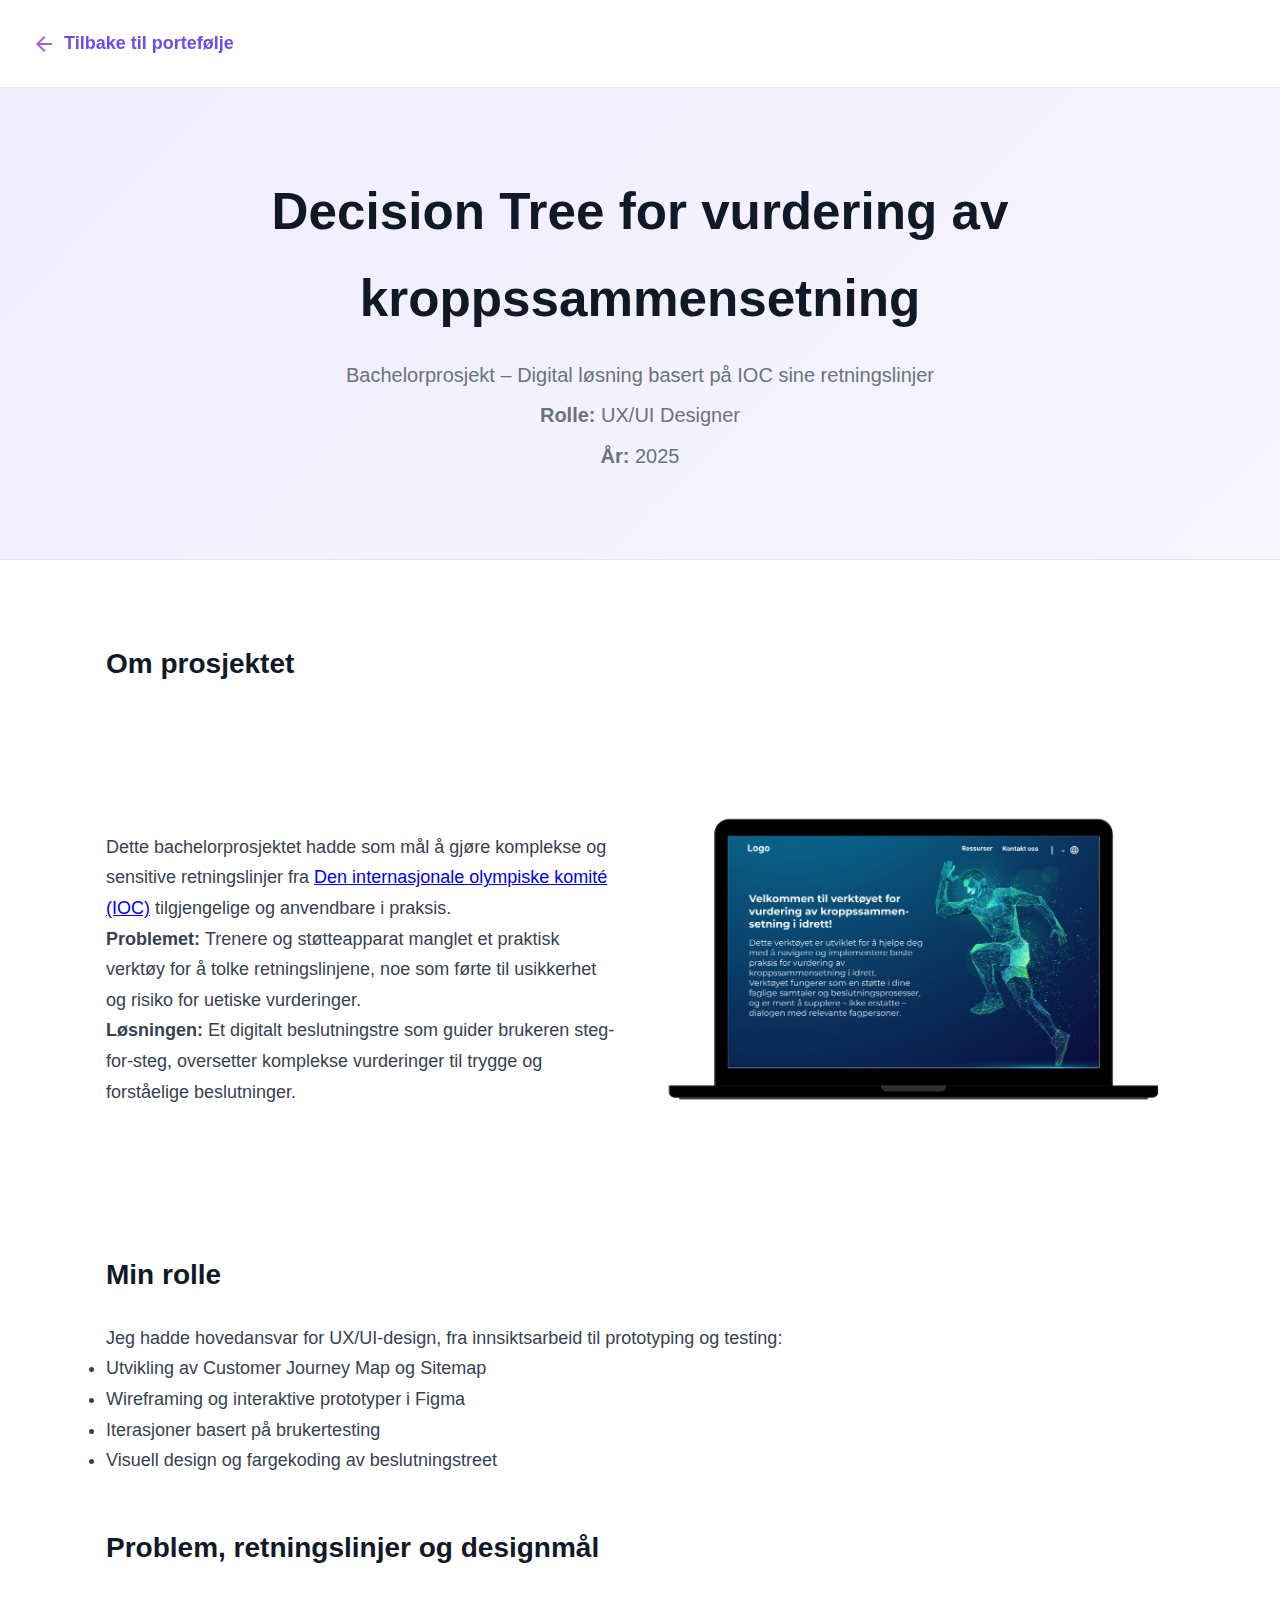
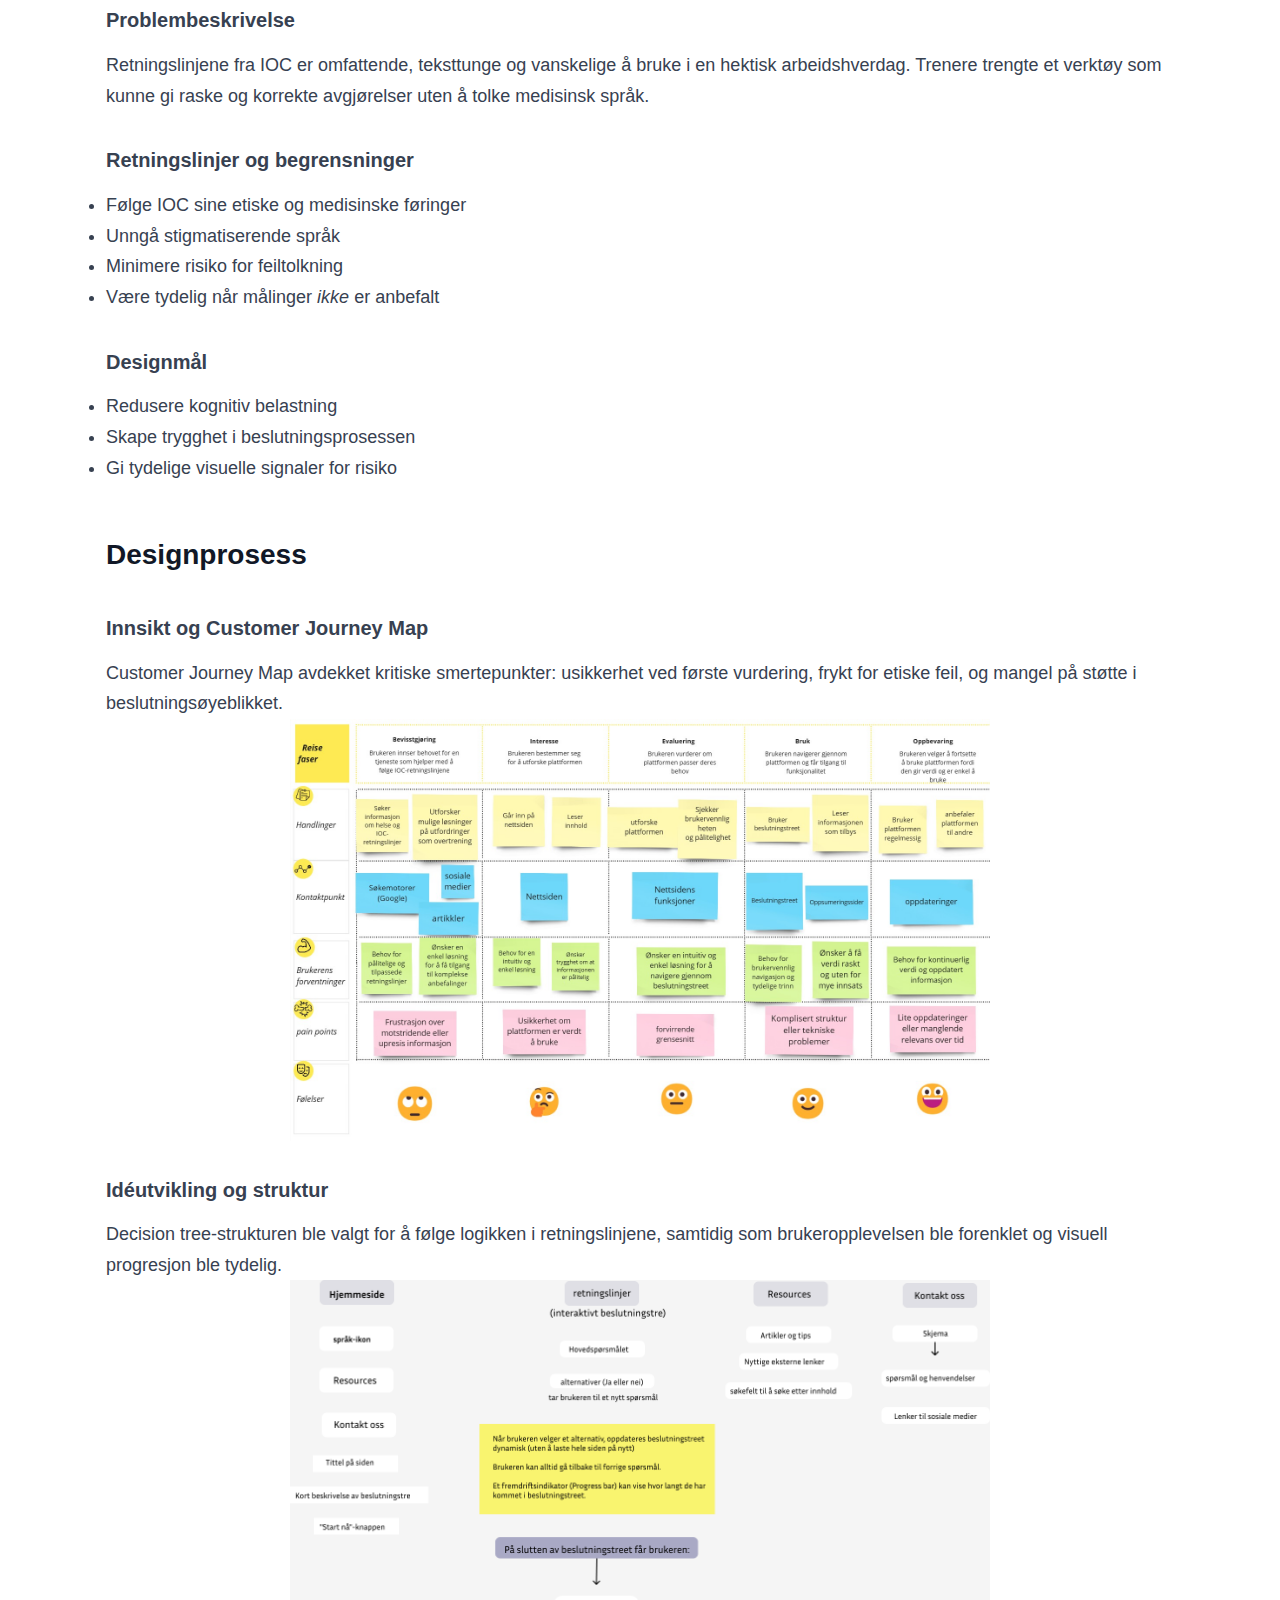
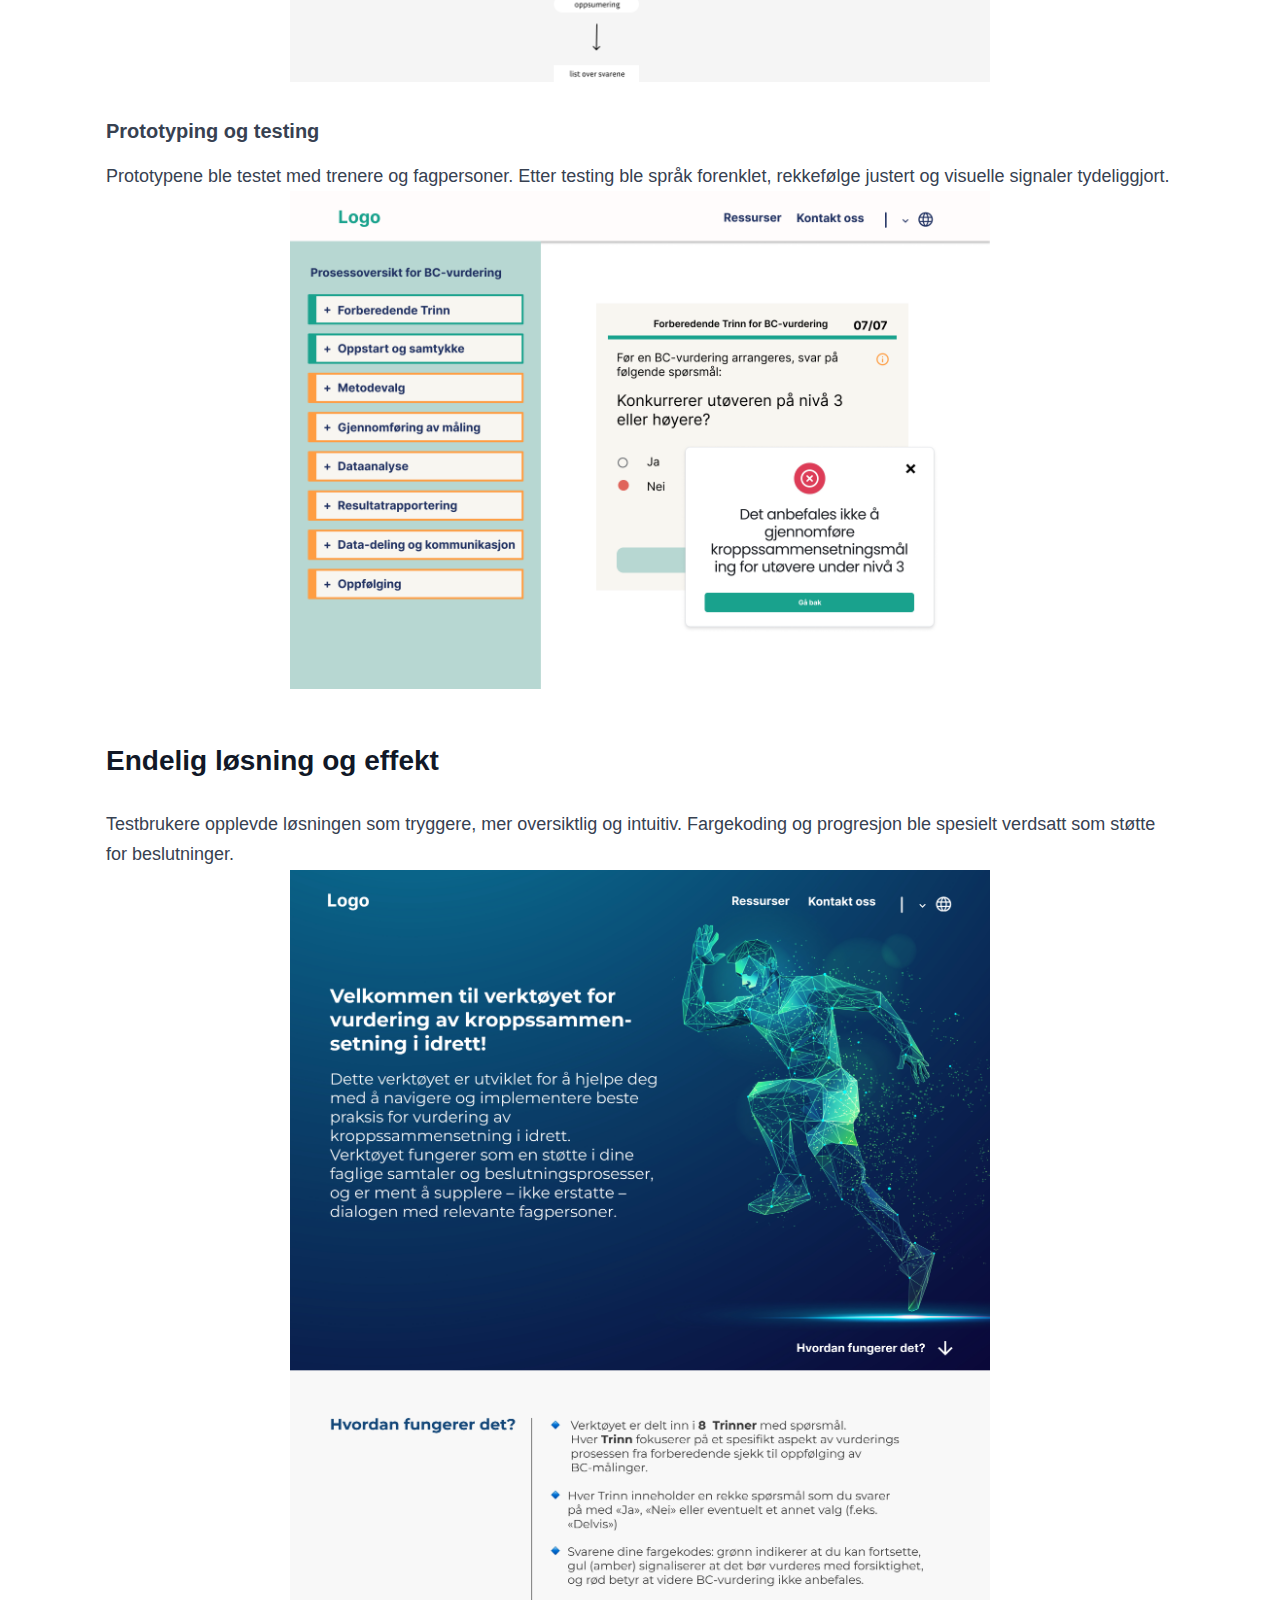
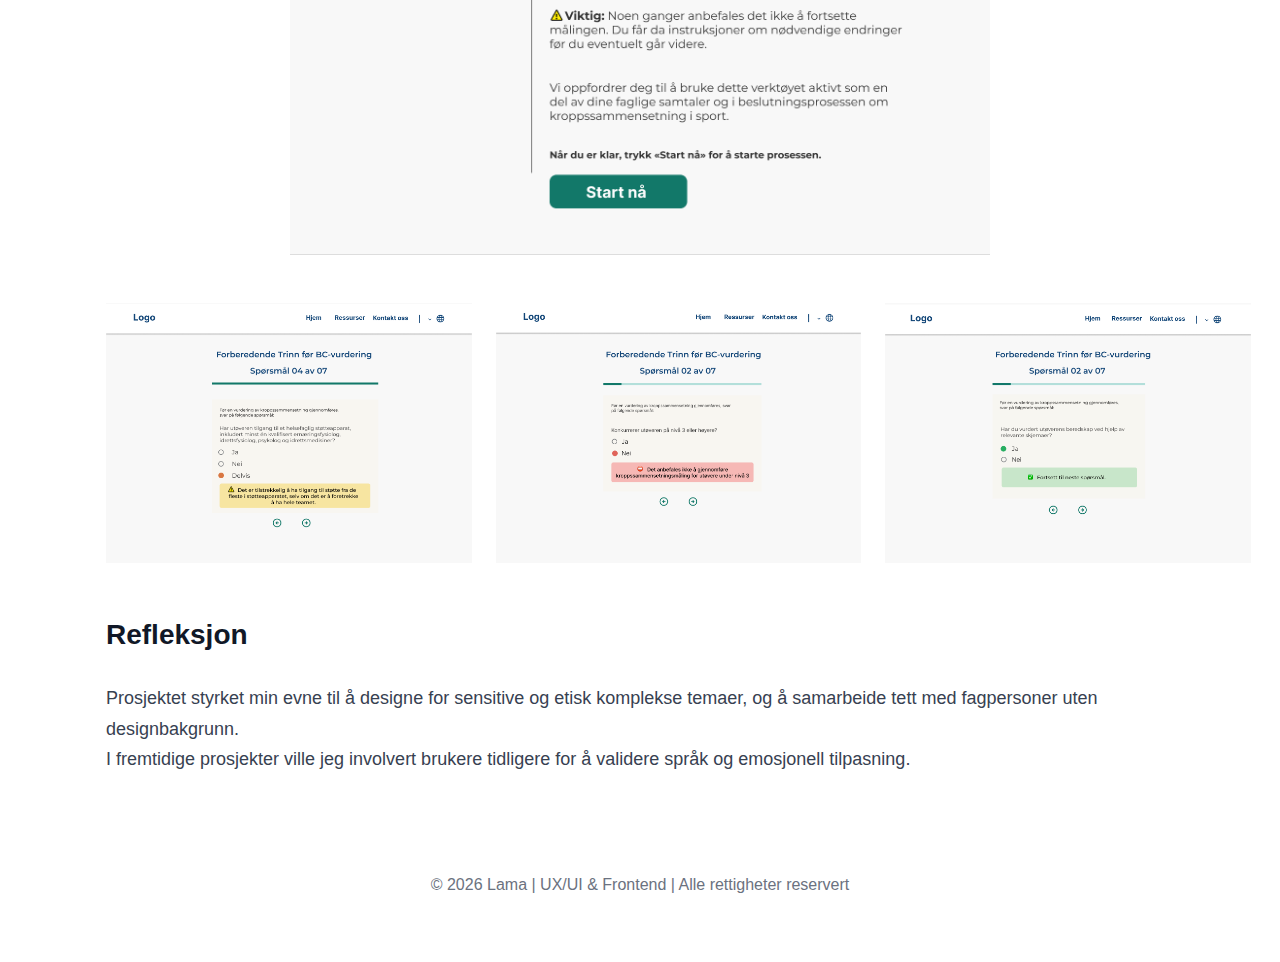
<file: Decision-Tree-App.html>
<!DOCTYPE html>
<html lang="no">
<head>
  <meta charset="UTF-8" />
  <meta name="viewport" content="width=device-width, initial-scale=1.0"/>
  <title>Bachelorprosjekt – Decision Tree</title>
  <meta name="description" content="Bachelorprosjekt: Beslutningstre for vurdering av kroppssammensetning med fokus på UX/UI, etikk og brukervennlighet.">
  <link rel="stylesheet" href="css/projects.css"/>
</head>
<body>

<!-- NAVIGASJON -->
<nav class="navbar">
  <a href="index.html" class="back-home">
    <img src="images/arrow_back_24dp_5F6368_FILL0_wght400_GRAD0_opsz24.svg" alt="Tilbake ikon" class="back-icon">
    Tilbake til portefølje
  </a>
</nav>

<!-- HERO -->
<header class="hero">
  <h1>Decision Tree for vurdering av kroppssammensetning</h1>
  <p>Bachelorprosjekt – Digital løsning basert på IOC sine retningslinjer</p>
  <p><strong>Rolle:</strong> UX/UI Designer</p>
  <p><strong>År:</strong> 2025</p>
</header>

<main class="content" id="case">

<!-- OM PROSJEKTET -->
<section class="intro">
  <h2>Om prosjektet</h2>
  <div class="text-image-row">
    <div class="text-block">
      <p>
        Dette bachelorprosjektet hadde som mål å gjøre komplekse og sensitive retningslinjer fra 
        <a href="https://bjsm.bmj.com/content/bjsports/57/17/1148.full.pdf" target="_blank" rel="noopener noreferrer">
        Den internasjonale olympiske komité (IOC)</a> tilgjengelige og anvendbare i praksis.
      </p>
      <p>
        <strong>Problemet: </strong> Trenere og støtteapparat manglet et praktisk verktøy for å tolke retningslinjene, noe som førte til usikkerhet og risiko for uetiske vurderinger.
      </p>
      <p>
       <strong> Løsningen:</strong> Et digitalt beslutningstre som guider brukeren steg-for-steg, oversetter komplekse vurderinger til trygge og forståelige beslutninger.
      </p>
    </div>

    <div class="image-block">
      <img class="project__img" src="images/pro1.png" alt="Startskjerm for beslutningstreet" />
    </div>
  </div>
</section>

<!-- MIN ROLLE -->
<section>
  <h2>Min rolle</h2>
  <p>Jeg hadde hovedansvar for UX/UI-design, fra innsiktsarbeid til prototyping og testing:</p>
  <ul>
   
    <li>Utvikling av Customer Journey Map og Sitemap</li>
    <li>Wireframing og interaktive prototyper i Figma</li>
    <li>Iterasjoner basert på brukertesting</li>
    <li>Visuell design og fargekoding av beslutningstreet</li>
  </ul>
</section>

<!-- PROBLEM, RETNINGSLINJER OG DESIGNMÅL -->
<section>
  <h2>Problem, retningslinjer og designmål</h2>

  <h3>Problembeskrivelse</h3>
  <p>
    Retningslinjene fra IOC er omfattende, teksttunge og vanskelige å bruke i en hektisk arbeidshverdag. 
    Trenere trengte et verktøy som kunne gi raske og korrekte avgjørelser uten å tolke medisinsk språk.
  </p>

  <h3>Retningslinjer og begrensninger</h3>
  <ul>
    <li>Følge IOC sine etiske og medisinske føringer</li>
    <li>Unngå stigmatiserende språk</li>
    <li>Minimere risiko for feiltolkning</li>
    <li>Være tydelig når målinger <em>ikke</em> er anbefalt</li>
  </ul>

  <h3>Designmål</h3>
  <ul>
    <li>Redusere kognitiv belastning</li>
    <li>Skape trygghet i beslutningsprosessen</li>
    <li>Gi tydelige visuelle signaler for risiko</li>
  </ul>
</section>

<!-- DESIGNPROSESS -->
<section>
  <h2>Designprosess</h2>

  <h3>Innsikt og Customer Journey Map</h3>
  <p>
    Customer Journey Map avdekket kritiske smertepunkter: usikkerhet ved første vurdering, frykt for etiske feil, og mangel på støtte i beslutningsøyeblikket.
  </p>
  <div class="project__img-container">
    <img class="project__img" src="images/CGM.jpg" alt="Customer Journey Map" />
  </div>

  <h3>Idéutvikling og struktur</h3>
  <p>
    Decision tree-strukturen ble valgt for å følge logikken i retningslinjene, samtidig som brukeropplevelsen ble forenklet og visuell progresjon ble tydelig.
  </p>
  <div class="project__img-container">
    <img class="project__img" src="images/Sitemap.png" alt="Sitemap og struktur" />
  </div>

  <h3>Prototyping og testing</h3>
  <p>
    Prototypene ble testet med trenere og fagpersoner. Etter testing ble språk forenklet, rekkefølge justert og visuelle signaler tydeliggjort.
  </p>
  <div class="project__img-container">
    <img class="project__img" src="images/til neste grupp.png" alt="first versjon" />
  </div>
</section>

<!-- END LØSNING OG EFFEKT -->
<section>
  <h2>Endelig løsning og effekt</h2>
  <p>
    Testbrukere opplevde løsningen som tryggere, mer oversiktlig og intuitiv. 
    Fargekoding og progresjon ble spesielt verdsatt som støtte for beslutninger.
  </p>
  <div class="project__img-container">
    <img class="project__img" src="images/side 1- Hjemmeside (1).png" alt="Hjemmeside" />
  </div>

  <div class="image-row-small">
    <img class="project__img" src="images/siste spørsmål i gruppe.png" alt="Siste spørsmål i gruppe" />
    <img class="project__img" src="images/Spørsmåler med nei svar.png" alt="Spørsmål med nei-svar" />
    <img class="project__img" src="images/Spørsmåler trinn-1.jpg" alt="Spørsmål trinn 1" />
  </div>
</section>

<!-- REFLEKSJON -->
<section>
  <h2>Refleksjon</h2>
  <p>
    Prosjektet styrket min evne til å designe for sensitive og etisk komplekse temaer, 
    og å samarbeide tett med fagpersoner uten designbakgrunn.
  </p>
  <p>
    I fremtidige prosjekter ville jeg involvert brukere tidligere for å validere språk og emosjonell tilpasning.
  </p>
</section>


</main>

<!-- FOOTER -->
<footer id="contact">
  <p>© 2026 Lama | UX/UI & Frontend | Alle rettigheter reservert</p>
</footer>

</body>
</html>
</file>
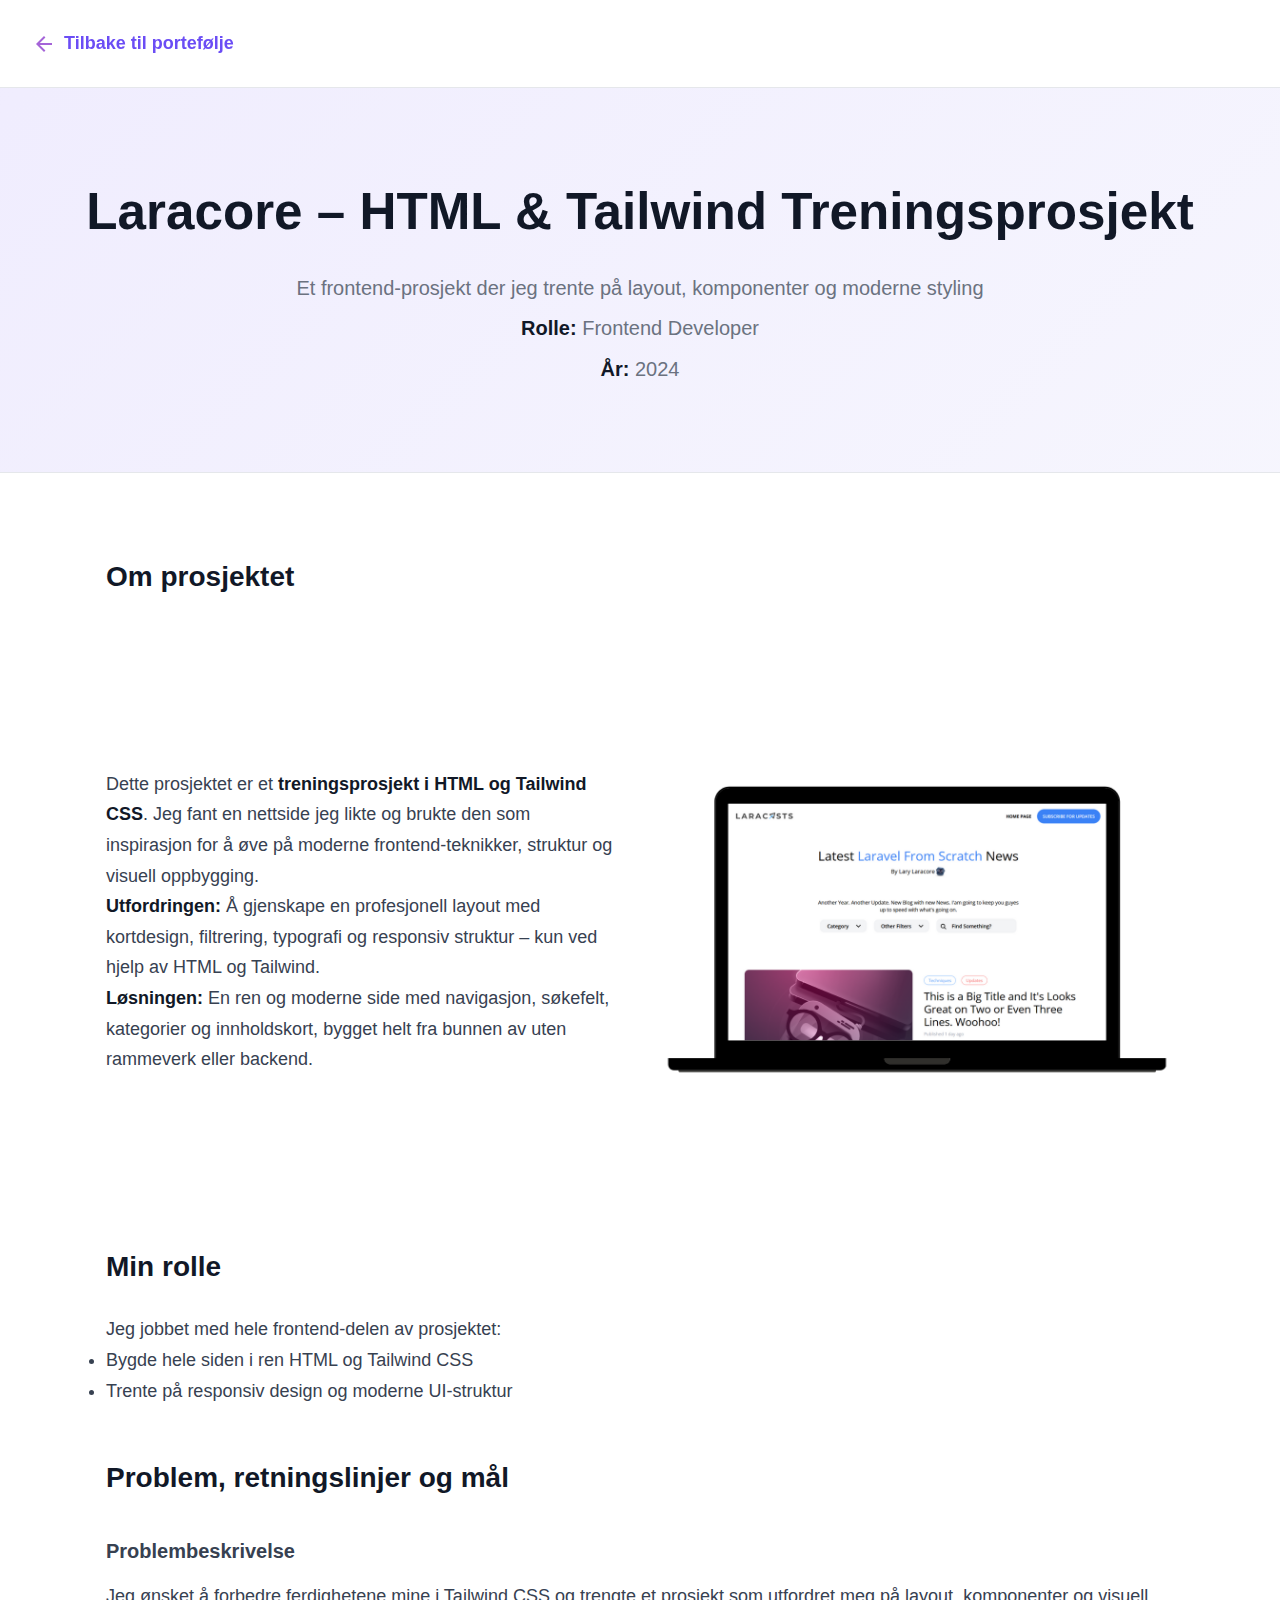
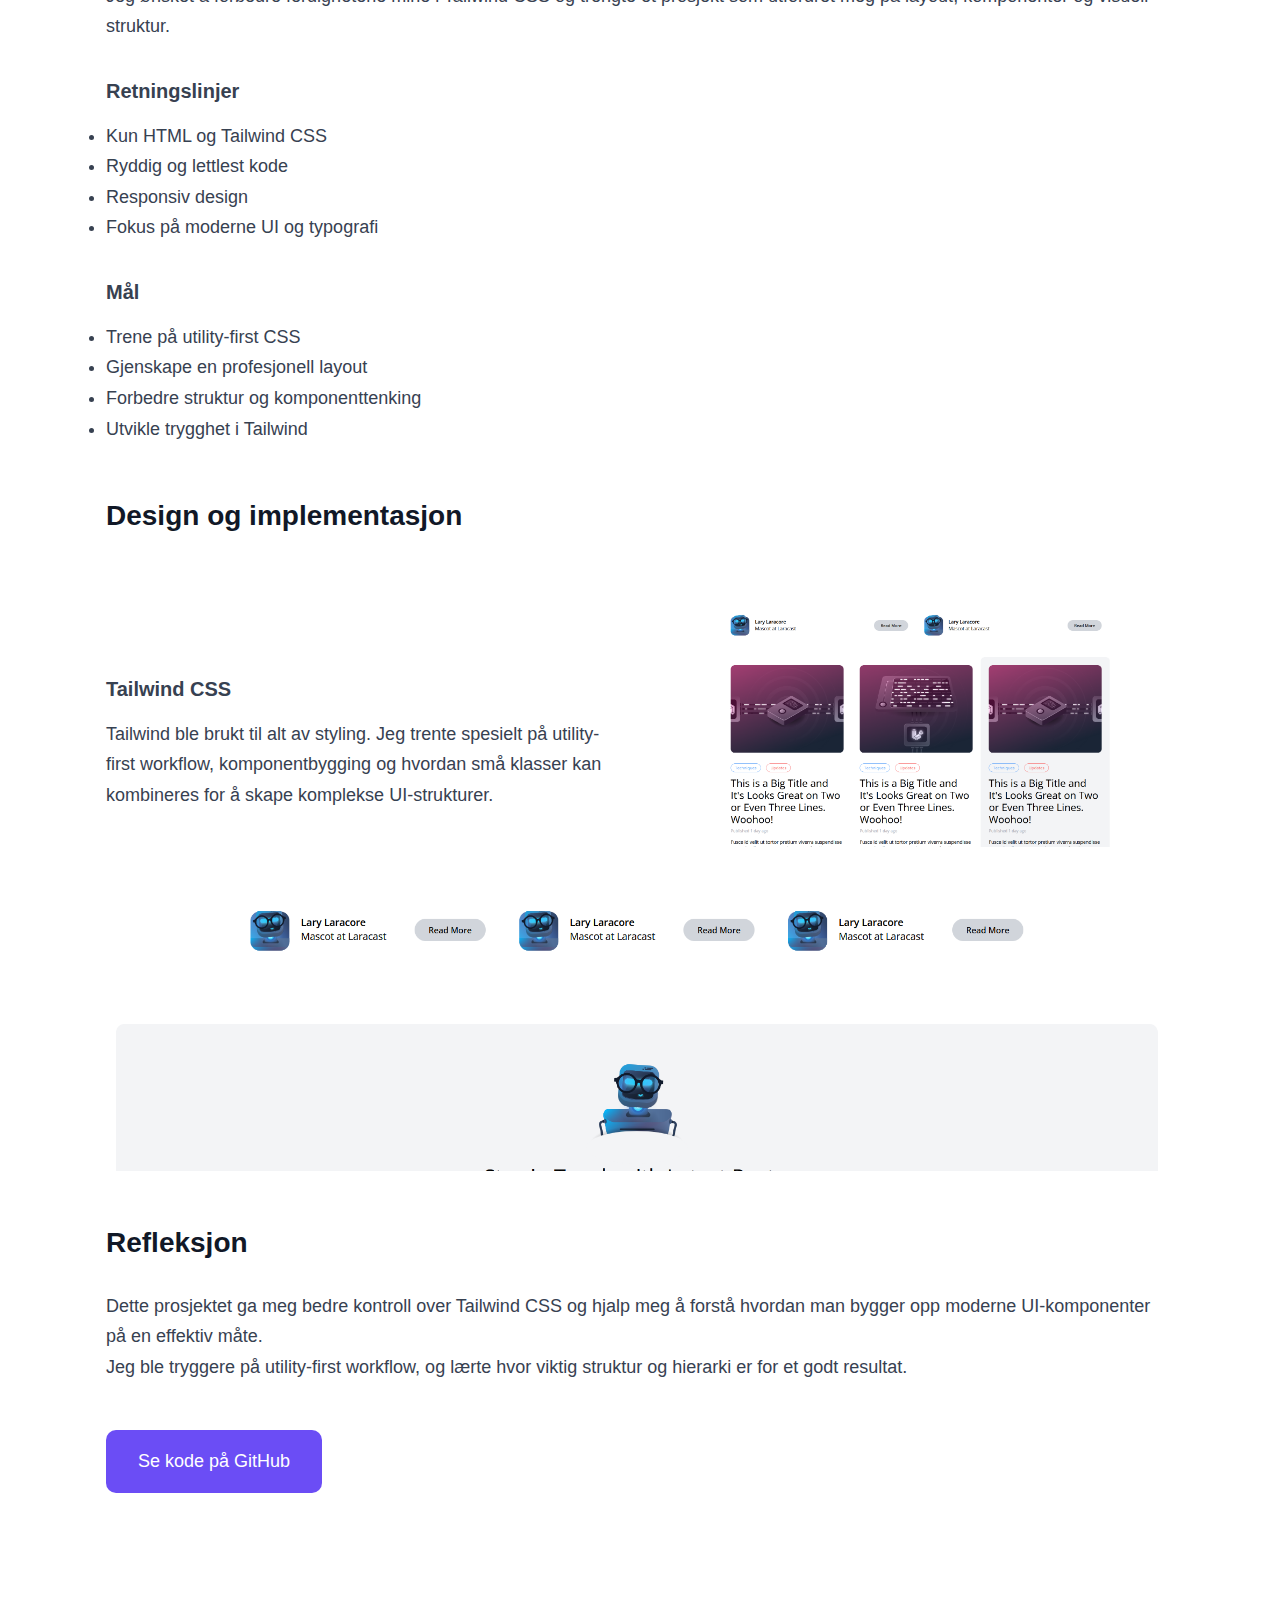
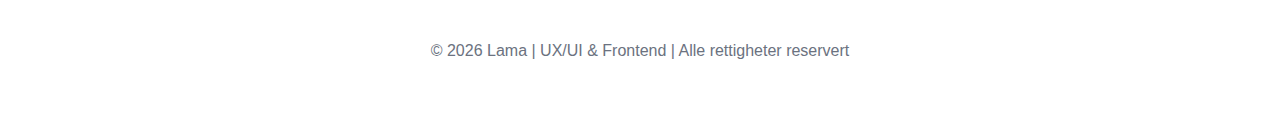
<file: Laracore.html>
<!DOCTYPE html>
<html lang="no">
<head>
  <meta charset="UTF-8" />
  <meta name="viewport" content="width=device-width, initial-scale=1.0"/>
  <title>Laracore – HTML & Tailwind Treningsprosjekt</title>
  <meta name="description" content="Frontend-treningsprosjekt bygget med HTML og Tailwind CSS. Fokus på layout, komponenter og moderne UI.">
  <link rel="stylesheet" href="css/projects.css"/>
</head>

<body>

<!-- NAVIGASJON -->
<nav class="navbar">
  <a href="index.html" class="back-home">
    <img src="images/arrow_back_24dp_5F6368_FILL0_wght400_GRAD0_opsz24.svg" alt="Tilbake ikon" class="back-icon">
    Tilbake til portefølje
  </a>
</nav>

<!-- HERO -->
<header class="hero">
  <h1>Laracore – HTML & Tailwind Treningsprosjekt</h1>
  <p class="hero-sub">Et frontend-prosjekt der jeg trente på layout, komponenter og moderne styling</p>
  <p class="hero-sub"><span class="highlight">Rolle:</span> Frontend Developer</p>
  <p class="hero-sub"><span class="highlight">År:</span> 2024</p>
</header>

<main class="content" id="case">

  <!-- OM PROSJEKTET -->
  <section class="intro">
    <h2>Om prosjektet</h2>

    <div class="text-image-row">
      <div class="text-block">
        <p>
          Dette prosjektet er et <span class="highlight">treningsprosjekt i HTML og Tailwind CSS</span>. 
          Jeg fant en nettside jeg likte og brukte den som inspirasjon for å øve på moderne frontend-teknikker,
          struktur og visuell oppbygging.
        </p>
        <p>
          <span class="highlight">Utfordringen:</span> Å gjenskape en profesjonell layout med kortdesign, filtrering, typografi og
          responsiv struktur – kun ved hjelp av HTML og Tailwind.
        </p>
        <p>
          <span class="highlight">Løsningen:</span> En ren og moderne side med navigasjon, søkefelt, kategorier og innholdskort,
          bygget helt fra bunnen av uten rammeverk eller backend.
        </p>
      </div>

      <div class="image-block">
        <img class="project__img" src="images/Laracore home.png" alt="Laracore forside med nyhetsoversikt" />
      </div>
    </div>
  </section>

  <!-- MIN ROLLE -->
  <section>
    <h2>Min rolle</h2>
    <p>Jeg jobbet med hele frontend-delen av prosjektet:</p>
    <ul>
      <li>Bygde hele siden i ren HTML og Tailwind CSS</li>
      <li>Trente på responsiv design og moderne UI-struktur</li>
    </ul>
  </section>

  <!-- PROBLEM, RETNINGSLINJER OG MÅL -->
  <section>
    <h2>Problem, retningslinjer og mål</h2>

    <h3>Problembeskrivelse</h3>
    <p>
      Jeg ønsket å forbedre ferdighetene mine i Tailwind CSS og trengte et prosjekt som utfordret meg på layout,
      komponenter og visuell struktur.
    </p>

    <h3>Retningslinjer</h3>
    <ul>
      <li>Kun HTML og Tailwind CSS</li>
      <li>Ryddig og lettlest kode</li>
      <li>Responsiv design</li>
      <li>Fokus på moderne UI og typografi</li>
    </ul>

    <h3>Mål</h3>
    <ul>
      <li>Trene på utility-first CSS</li>
      <li>Gjenskape en profesjonell layout</li>
      <li>Forbedre struktur og komponenttenking</li>
      <li>Utvikle trygghet i Tailwind</li>
    </ul>
  </section>

  <!-- DESIGN OG IMPLEMENTASJON -->
  <section>
    <h2>Design og implementasjon</h2>

    

    <!-- Tailwind CSS -->
    <div class="text-image-row">
      <div class="text-block">
        <h3>Tailwind CSS</h3>
        <p>
          Tailwind ble brukt til alt av styling. Jeg trente spesielt på utility-first workflow, komponentbygging
          og hvordan små klasser kan kombineres for å skape komplekse UI-strukturer.
        </p>
      </div>

      <div class="image-block">
        <img class="project__img" src="images/Skjermbilde laracore.png" alt="Laracore – hovedside" />
      </div>
    </div>

    <div class="image-row-small">
      <img class="project__img" src="images/Skjermbilde laracore2.png" alt="Laracore – listevisning av artikler" />
    </div>
  </section>

  <!-- REFLEKSJON -->
  <section>
    <h2>Refleksjon</h2>
    <p>
      Dette prosjektet ga meg bedre kontroll over Tailwind CSS og hjalp meg å forstå hvordan man bygger opp
      moderne UI-komponenter på en effektiv måte.
    </p>
    <p>
      Jeg ble tryggere på utility-first workflow, og lærte hvor viktig struktur og hierarki er for et godt resultat.
    </p>
  </section>

  <!-- CTA -->
  <a class="project__cta" href="https://github.com/Lama10313/Laracore" target="_blank">
    Se kode på GitHub
  </a>

</main>

<!-- FOOTER -->
<footer id="contact">
  <p>© 2026 Lama | UX/UI & Frontend | Alle rettigheter reservert</p>
</footer>

</body>
</html>
</file>
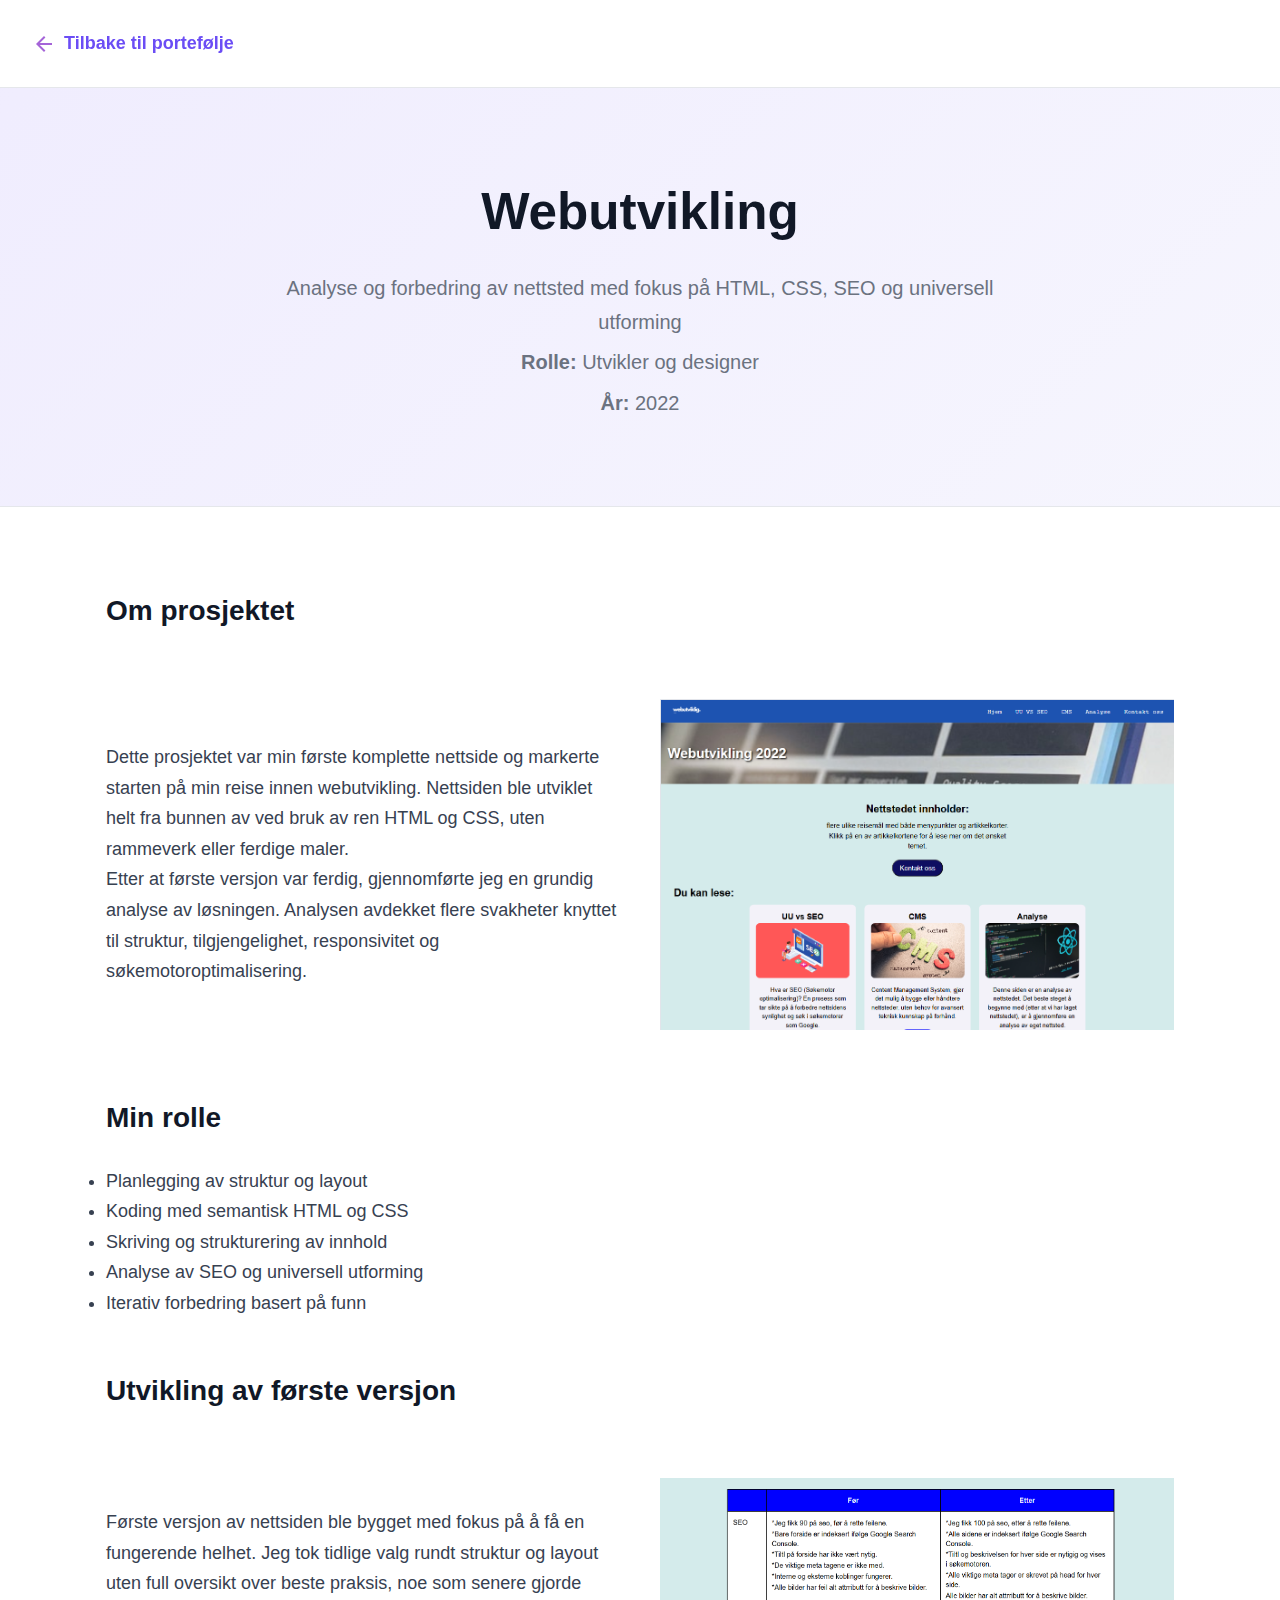
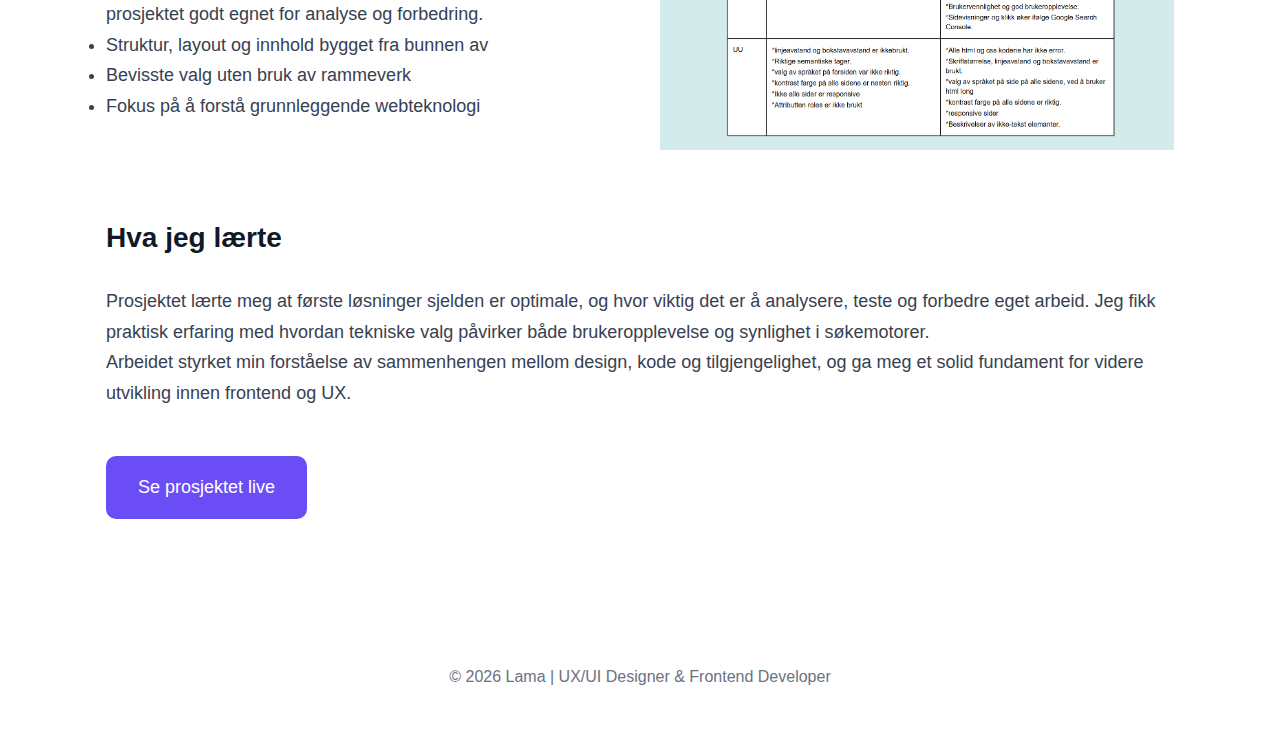
<file: Webutvikling2022.html>
<!DOCTYPE html>
<html lang="no">
<head>
  <meta charset="UTF-8">
  <meta name="viewport" content="width=device-width, initial-scale=1.0">
  <title>Webutvikling – Analyse og forbedring av nettsted</title>
  <meta name="description" content="Analyse og forbedring av mitt første webprosjekt med fokus på HTML, CSS, SEO og universell utforming.">
  <link rel="stylesheet" href="css/projects.css">
</head>

<body>

<!-- NAV -->
<nav class="navbar">
  <a href="index.html" class="back-home">
    <img src="images/arrow_back_24dp_5F6368_FILL0_wght400_GRAD0_opsz24.svg" class="back-icon" alt="">
    Tilbake til portefølje
  </a>
</nav>

<!-- HERO -->
<header class="hero">
  <h1>Webutvikling</h1>
  <p>Analyse og forbedring av nettsted med fokus på HTML, CSS, SEO og universell utforming</p>
  <p><strong>Rolle:</strong> Utvikler og designer</p>
  <p><strong>År:</strong> 2022</p>
</header>

<!-- MAIN -->
<main class="content">

  <!-- OM PROSJEKTET -->
  <section>
    <h2>Om prosjektet</h2>

    <div class="text-image-row">
      <div class="text-block">
        <p>
          Dette prosjektet var min første komplette nettside og markerte starten på min reise innen webutvikling.
          Nettsiden ble utviklet helt fra bunnen av ved bruk av ren HTML og CSS, uten rammeverk eller ferdige maler.
        </p>
        <p>
          Etter at første versjon var ferdig, gjennomførte jeg en grundig analyse av løsningen. Analysen avdekket
          flere svakheter knyttet til struktur, tilgjengelighet, responsivitet og søkemotoroptimalisering.
        </p>
      </div>

      <div class="image-block">
        <img src="images/hjemmeside web.png" alt="Nettside før forbedring" class="project__img">
      </div>
    </div>

    
  </section>

  <!-- MIN ROLLE -->
  <section>
    <h2>Min rolle</h2>
    <ul>
      <li>Planlegging av struktur og layout</li>
      <li>Koding med semantisk HTML og CSS</li>
      <li>Skriving og strukturering av innhold</li>
      <li>Analyse av SEO og universell utforming</li>
      <li>Iterativ forbedring basert på funn</li>
    </ul>
  </section>

  <!-- FØRSTE VERSJON -->
  <section>
    <h2>Utvikling av første versjon</h2>

    <div class="text-image-row">
      <div class="text-block">
        <p>
          Første versjon av nettsiden ble bygget med fokus på å få en fungerende helhet.
          Jeg tok tidlige valg rundt struktur og layout uten full oversikt over beste praksis,
          noe som senere gjorde prosjektet godt egnet for analyse og forbedring.
        </p>
        <ul>
          <li>Struktur, layout og innhold bygget fra bunnen av</li>
          <li>Bevisste valg uten bruk av rammeverk</li>
          <li>Fokus på å forstå grunnleggende webteknologi</li>
        </ul>
      </div>

      <div class="image-block">
        <img src="images/Skjermbilde 2026-01-22 152126.png" alt="Analyse og forbedringer" class="project__img">
      </div>
    </div>
  </section>

  <!-- LÆRING -->
  <section>
    <h2>Hva jeg lærte</h2>
    <p>
      Prosjektet lærte meg at første løsninger sjelden er optimale, og hvor viktig det er
      å analysere, teste og forbedre eget arbeid. Jeg fikk praktisk erfaring med hvordan
      tekniske valg påvirker både brukeropplevelse og synlighet i søkemotorer.
    </p>
    <p>
      Arbeidet styrket min forståelse av sammenhengen mellom design, kode og tilgjengelighet,
      og ga meg et solid fundament for videre utvikling innen frontend og UX.
    </p>
    
  </section>

  <!-- LIVE -->
   <a class="project__cta" href="https://lama10313.github.io/webutviklig2022/" target="_blank">
    Se prosjektet live
  </a>
 

</main>

<!-- FOOTER -->
<footer>
  © 2026 Lama | UX/UI Designer & Frontend Developer
</footer>

</body>
</html>
</file>
<file: css/projects.css>
/* ================= RESET ===================================== */
* {
  margin: 0;
  padding: 0;
  box-sizing: border-box;
}

/* ================= ROOT VARIABLES ===================================== */
:root {
  --primary: #6b4df5;
  --primary-light: rgba(107, 77, 245, 0.12);

  --text-main: #374151;
  --text-muted: #6b7280;
  --title: #111827;

  --bg-main: #ffffff;
  --bg-hero: #f5f5fb;

  --card-border: rgba(0, 0, 0, 0.06);
  --radius: 10px;
  --transition: 0.2s ease;

  /* STØRRE FONTER */
  --fs-xs: 1rem;
  --fs-sm: 1.125rem;
  --fs-md: 1.25rem;
  --fs-lg: 1.75rem;
  --fs-xl: 2.5rem;
  --fs-xxl: 3.2rem;
}

/* ================= GLOBAL ===================================== */
body {
  font-family: "Inter", sans-serif;
  background: var(--bg-main);
  color: var(--text-main);
  line-height: 1.7;
  font-size: var(--fs-sm);
}

.content {
  max-width: 1100px;
  margin: 0 auto;
  padding: 2rem 1rem;
}

/* ================= NAVBAR ========================================== */
.navbar {
  position: fixed;
  top: 0;
  width: 100%;
  height: 88px;
  background: rgba(255,255,255,0.9);
  display: flex;
  align-items: center;
  padding: 0 2rem;
  z-index: 1000;
  border-bottom: 1px solid #e5e7eb;
}

.back-home {
  display: flex;
  align-items: center;
  gap: 0.5rem;
  text-decoration: none;
  color: var(--primary);
  font-weight: 600;
  font-size: var(--fs-sm);
}

.back-icon {
  width: 24px;
  height: 24px;
  filter: invert(32%) sepia(72%) saturate(500%) hue-rotate(230deg) brightness(90%) contrast(90%);
}

/* ================= HERO =============================================================== */
.hero {
  margin-top: 88px;
  padding: 5rem 2rem;
  text-align: center;
  background: linear-gradient(135deg, rgba(107,77,245,0.1), rgba(79,70,229,0.05));
  border-bottom: 1px solid #e5e7eb;
}

.hero h1 {
  font-size: var(--fs-xxl);
  margin-bottom: 1rem;
  color: var(--title);
}

.hero p {
  font-size: var(--fs-md);
  max-width: 70ch;
  margin: 0.4rem auto;
  color: var(--text-muted);
}

/* ================= HEADINGS ===================================== */
h2 {
  font-size: var(--fs-lg);
  margin: 3rem 0 1.5rem;
  color: var(--title);
}

h3 {
  font-size: var(--fs-md);
  margin: 2rem 0 0.8rem;
}

/* ================= HIGHLIGHT ===================================== */
.highlight {
  font-weight: 700;
  color: var(--title);
}

/* ================= TEXT + IMAGE ROW ===================================== */
.text-image-row {
  display: flex;
  align-items: center;
  gap: 2.5rem;
  margin: 4rem 0;
}

.text-block {
  flex: 1;
  font-size: var(--fs-sm);
}

.image-block {
  flex: 1;
  display: flex;
  justify-content: center;
}

.text-image-row img {
  width: 100%;
  max-width: 540px; 
  height: auto;
  object-fit: cover;
}

/* ================= PROJECT IMAGES ===================================== */
.project__img {
  width: 100%;
  max-width: 700px;
  height: auto;
  object-fit: cover;
  display: block;
  margin: 0 auto;
}

/* ================= IMAGE ROW SMALL ===================================== */
.image-row-small {
  display: flex;
  gap: 1.5rem;
  margin: 3rem 0;
}

.image-row-small img {
  flex: 1;
  width: 100%;
  max-width: 100%;
  height: 260px;       
  object-fit: cover;     
  display: block;
}

/* ================= IMAGE ROW SMALL 1 ===================================== */
.image-row-small1 {
  display: flex;
  gap: 1.5rem;
  margin: 3rem 0;
}

.image-row-small1 img {
  flex: 1;
  width: 100%;
  height: 1300px;      /* HØYERE BILDER – juster fritt */
  object-fit: cover;  /* cropper pent */
  display: block;
}





/* ================= CTA ===================================== */
.project__cta {
  display: inline-block;
  margin: 3rem 0;
  padding: 1rem 2rem;
  background: var(--primary);
  color: white;
  text-decoration: none;
  border-radius: var(--radius);
  font-size: var(--fs-sm);
  transition: var(--transition);
}

.project__cta:hover {
  background: #5840d8;
}

/* ================= FOOTER ===================================== */
footer {
  text-align: center;
  padding: 4rem;
  color: var(--text-muted);
  font-size: var(--fs-xs);
}

/* ================= RESPONSIVE ===================================== */
@media (max-width: 900px) {
  .text-image-row {
    flex-direction: column;
  }

  .image-row-small {
    flex-direction: column;
  }

  .hero h1 {
    font-size: 2.4rem;
  }
}
</file>
